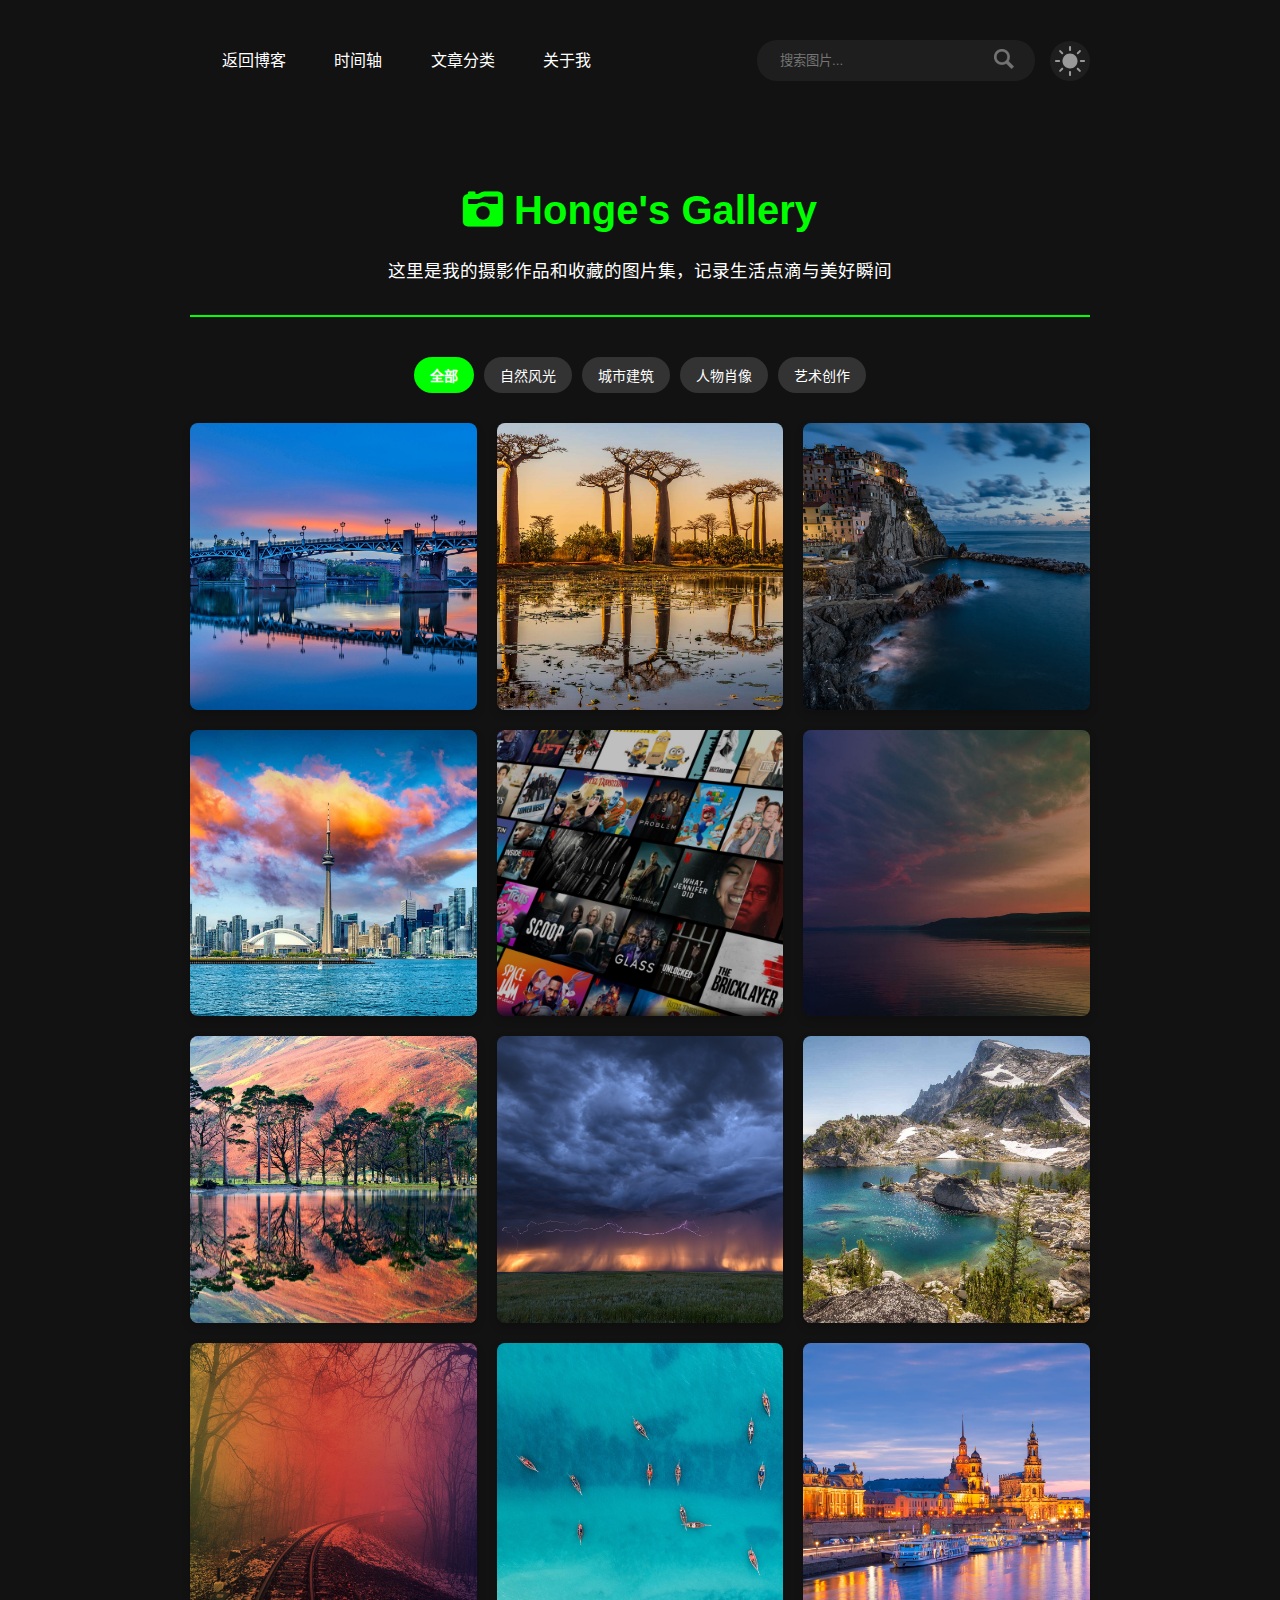
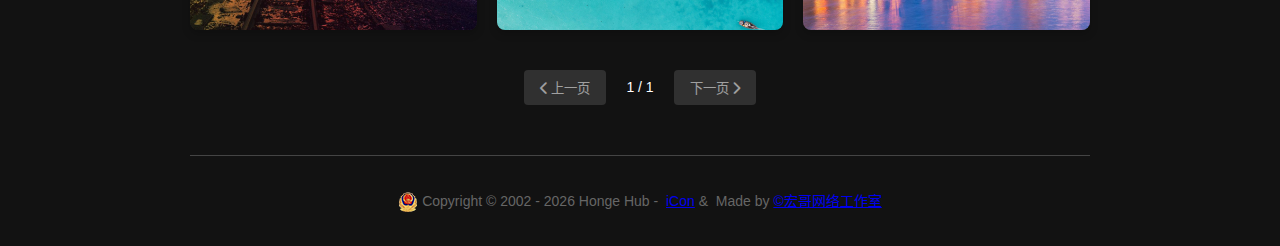
<file: gallery.html>
<!DOCTYPE html>
<html lang="zh-CN" data-theme="dark">
<head>
    <meta charset="UTF-8">
    <meta name="viewport" content="width=device-width, initial-scale=1.0">
    <title>Honge's Gallery | </title>
    <link rel="icon" href="icon/icon.png">
    <link rel="stylesheet" href="css/style.css">
    <link rel="stylesheet" href="css/gallery.css">
    <link rel="stylesheet" href="https://cdnjs.cloudflare.com/ajax/libs/font-awesome/6.4.0/css/all.min.css">
</head>
<body>
    <div class="container">
        <!-- 顶部导航栏 (与主站一致) -->
        <div class="top-nav">
            <nav>
                <a href="index.html#home">返回博客</a>
                <a href="index.html#timeline">时间轴</a>
                <a href="index.html#categories">文章分类</a>
                <a href="index.html#about">关于我</a>
            </nav>
            <div class="top-nav-right">
                <div class="search-box">
                    <input type="text" placeholder="搜索图片..." id="gallery-search">
                    <button id="gallery-search-btn"><img src="icon/search-icon.png" alt="搜索"></button>
                </div>
                <button id="theme-toggle" class="theme-toggle">
                    <img src="icon/icon-dark.svg" alt="切换主题">
                </button>
            </div>
        </div>

        <!-- 相册头部 -->
        <header class="gallery-header">
            <h1><i class="fas fa-camera-retro"></i> Honge's Gallery</h1>
            <p class="gallery-description">这里是我的摄影作品和收藏的图片集，记录生活点滴与美好瞬间</p>
        </header>

        <!-- 相册主体 -->
        <main class="gallery-main">
            <!-- 分类筛选 -->
            <div class="gallery-filter">
                <button class="filter-btn active" data-filter="all">全部</button>
                <button class="filter-btn" data-filter="nature">自然风光</button>
                <button class="filter-btn" data-filter="city">城市建筑</button>
                <button class="filter-btn" data-filter="people">人物肖像</button>
                <button class="filter-btn" data-filter="art">艺术创作</button>
            </div>

            <!-- 图片网格 -->
            <div class="gallery-grid" id="gallery-grid">
                <!-- 图片将通过JavaScript动态加载 -->
                <div class="loading">加载中...</div>
            </div>

            <!-- 分页控制 -->
            <div class="gallery-pagination">
                <button id="prev-page" disabled><i class="fas fa-chevron-left"></i> 上一页</button>
                <span id="page-info">1 / 5</span>
                <button id="next-page">下一页 <i class="fas fa-chevron-right"></i></button>
            </div>
        </main>

        <!-- 图片预览模态框 -->
        <div class="gallery-modal" id="gallery-modal">
            <span class="close-modal">&times;</span>
            <img class="modal-content" id="modal-image">
            <div class="modal-caption">
                <h3 id="modal-title"></h3>
                <p id="modal-description"></p>
                <div class="modal-meta">
                    <span id="modal-date"></span>
                    <span id="modal-location"></span>
                    <span id="modal-tags"></span>
                </div>
                <div class="modal-actions">
                    <button id="download-btn"><i class="fas fa-download"></i> 下载</button>
                    <button id="share-btn"><i class="fas fa-share-alt"></i> 分享</button>
                </div>
            </div>
            <a class="modal-nav prev" id="prev-img">&#10094;</a>
            <a class="modal-nav next" id="next-img">&#10095;</a>
        </div>

        <footer>
            <p><img src="./icon/icp.png" alt="Logo" style="height: 20px; vertical-align: middle;">
            Copyright&nbsp;&copy;&nbsp;2002 - <span id="current-year">2025</span> Honge Hub - &nbsp;<a href="https://fontawesome.com/search?ip=classic&s=solid&o=r">iCon</a>&nbsp;&amp;&nbsp;
            Made&nbsp;by&nbsp;<a href="http://vske.top:81/" target="_blank">©宏哥网络工作室</a></p>
        </footer>
    </div>

    <!-- JavaScript 文件 -->
    <script src="js/theme.js"></script>
    <script src="js/gallery.js"></script>
</body>
</html>
</file>
<file: css/style.css>
/* 主题变量定义，使用CSS变量实现主题切换 */
:root {
    --primary-color: #00ff00;    /* 主色调，绿色 */
    --text-color: #ffffff;       /* 简介文本颜色， 白色*/
    --light-gray: #333333;       /* 类目背景， 浅灰色 */
    --medium-gray: #444444;      /* 中灰色 */
    --dark-gray: #666666;        /* 说明和时间， 深灰色 */
    --background-color: #121212; /* 主背景颜色， 黑色 */
    --card-bg: #1e1e1e;          /* 卡片背景颜色 */
    --border-color: #444444;     /* 边框颜色 */
    --hover-color: #3a3a3a;      /* 悬停颜色 */
}

/* 
 * 亮色主题变量覆盖
 * 当data-theme="light"时应用的样式
 */
[data-theme="light"] {
    --text-color: #333333;
    --light-gray: #f5f5f5;
    --medium-gray: #e0e0e0;
    --dark-gray: #757575;
    --background-color: #f0f0f0;
    --card-bg: #ffffff;
    --border-color: #d0d0d0;
    --hover-color: #f5f5f5;
}

/* 
 * 基础全局样式
 * 设置整个网站的基础样式
 */
body {
    /* 字体设置 - 使用系统默认字体栈 */
    font-family: -apple-system, BlinkMacSystemFont, "Segoe UI", Roboto, 
                 "Helvetica Neue", Arial, sans-serif;
    /* 行高 - 提高可读性 */
    line-height: 1.6;
    /* 文本颜色 - 使用变量 */
    color: var(--text-color);
    /* 背景颜色 - 使用变量 */
    background-color: var(--background-color);
    /* 边距重置 */
    margin: 0;
    padding: 0;
    /* 平滑的主题切换过渡效果 */
    transition: background-color var(--transition-time), 
                color var(--transition-time);			
}

/* 代码字体设置 */
code, pre {
    font-family: Consolas, Monaco, 'Andale Mono', monospace;
}


/* 
 * 容器样式
 * 主要内容区域的容器
 */
.container {
    /* 最大宽度 - 限制内容宽度 */
    max-width: 900px;
    /* 水平居中 */
    margin: 0 auto;
    /* 内边距 */
    padding: 20px;
}

/* ======================
   主题切换按钮
   ====================== */

/* 
 * 主题切换按钮基础样式
 */
.theme-toggle {
    /* 背景色 - 使用卡片背景色 */
    background: var(--card-bg);
    /* 去除边框 */
    border: none;
    /* 圆形按钮 */
    border-radius: 50%;
    /* 固定尺寸 */
    width: 40px;
    height: 40px;
    /* 鼠标指针样式 */
    cursor: pointer;
    /* 内部内容居中 */
    display: flex;
    align-items: center;
    justify-content: center;
    /* 阴影效果 */
    box-shadow: var(--box-shadow);
    /* 悬停动画 */
    transition: transform 0.2s;
}

/* 悬停效果 - 轻微放大 */
.theme-toggle:hover {
    transform: scale(1.1);
}

/* 按钮内图片样式 */
.theme-toggle img {
    width: 30px;
    height: 30px;
}

/* ======================
   顶部导航栏
   ====================== */

/* 
 * 顶部导航栏容器
 */
.top-nav {
    /* 弹性布局 - 水平排列 */
    display: flex;
    /* 内容两端对齐 */
    justify-content: space-between;
    /* 垂直居中 */
    align-items: center;
    /* 底部外边距 */
    margin-bottom: 40px;
    /* 顶部内边距 */
    padding-top: 20px;
    /* 元素间距 */
    gap: 20px;
}

/* 
 * 右侧功能区容器
 */
.top-nav-right {
    display: flex;
    align-items: center;
    gap: 15px;
}

/* 
 * 搜索框样式
 */
.search-box {
    display: flex;
    align-items: center;
    /* 背景色 */
    background: var(--card-bg);
    /* 圆角 */
    border-radius: 20px;
    /* 内边距 */
    padding: 5px 15px;
    /* 阴影 */
    box-shadow: var(--box-shadow);
}

/* 搜索输入框 */
.search-box input {
    padding: 8px;
    border: none;
    background: transparent;
    /* 去除轮廓线 */
    outline: none;
    /* 文本颜色 */
    color: var(--text-color);
    /* 固定宽度 */
    width: 200px;
}

/* 搜索按钮 */
.search-box button {
    background: none;
    border: none;
    cursor: pointer;
}

/* 搜索图标 */
.search-box button img {
    width: 20px;
    height: 20px;
    /* 半透明效果 */
    opacity: 0.7;
}

/* 
 * 导航链接样式
 */
nav a {
    /* 左边距 */
    margin-left: 20px;
    /* 去除下划线 */
    text-decoration: none;
    /* 文本颜色 */
    color: var(--text-color);
    /* 字体大小 */
    font-size: 16px;
    /* 颜色过渡效果 */
    transition: color 0.2s;
    /* 内边距 */
    padding: 8px 12px;
    /* 圆角 */
    border-radius: 4px;
}

/* 活动状态和悬停状态的导航链接 */
nav a.active, 
nav a:hover {
    /* 使用主色调 */
    color: var(--primary-color);
    /* 悬停背景色 */
    background: var(--hover-color);
}

/* ======================
   博主信息区域
   ====================== */

/* 
 * 博主信息头部容器
 */
.profile-header {
    /* 文本居中 */
    text-align: center;
    /* 底部外边距 */
    margin-bottom: 25px;
    /* 上下内边距 */
    padding: 25px 0;
}

/* 
 * 头像样式
 */
.avatar {
    /* 固定尺寸 */
    width: 250px;
    height: 250px;
    /* 圆形头像 */
    border-radius: 50%;
    /* 图片填充方式 */
    object-fit: cover;
    /* 底部外边距 */
    margin: 0 auto 20px;
    /* 阴影效果 */
    box-shadow: var(--box-shadow);
}

/* 博主名字标题 */
.profile-header h1 {
    font-size: 42px;
    margin: 0 0 15px;
    color: var(--text-color);
}

/* 
 * 简介文本样式
 */
.intro {
    /* 最大宽度限制 */
    max-width: 1000px;
    /* 水平居中 */
    margin: 0 auto;
    /* 圆角 */
    border-radius: var(--border-radius);
    /* 字体大小 */
    font-size: 17px;
    /* 行高 */
    line-height: 1.8;
    /* 阴影效果 */
    box-shadow: var(--box-shadow);
}

/* 绿色方块装饰元素 */
.green-square {
    color: var(--primary-color);
    font-size: 20px;
    /* 垂直对齐 */
    vertical-align: middle;
}

/* ======================
   通用区块样式
   ====================== */

/* 
 * 区块容器
 */
.section {
    /* 底部外边距 */
    margin-bottom: 50px;
}

/* 
 * 区块标题样式
 */
.section-title {
    /* 字体大小 */
    font-size: 28px;
    /* 使用主色调 */
    color: var(--primary-color);
    /* 底部外边距 */
    margin-bottom: 30px;
    /* 文本居中 */
    text-align: center;
    /* 底部内边距 */
    padding-bottom: 10px;
    /* 底部边框 */
    border-bottom: 2px solid var(--primary-color);
}

/* ======================
   文章列表样式
   ====================== */

/* 
 * 文章列表容器
 */
.posts-list {
    /* 弹性布局 - 垂直排列 */
    display: flex;
    flex-direction: column;
    /* 项目间距 */
    gap: 30px;
    /* 底部外边距 */
    margin-bottom: 40px;
}

/* 
 * 单个文章卡片
 */
.post {
    /* 弹性布局 - 水平排列 */
    display: flex;
    /* 内部元素间距 */
    gap: 25px;
    /* 背景色 */
    background-color: var(--card-bg);
    /* 圆角 */
    border-radius: var(--border-radius);
    /* 内边距 */
    padding: 20px;
    /* 阴影效果 */
    box-shadow: var(--box-shadow);
    /* 悬停动画 */
    transition: transform var(--transition-time);
    /* 鼠标指针样式 */
    cursor: pointer;
}

/* 文章悬停效果 - 上浮 */
.post:hover {
    transform: translateY(-5px);
}

/* 文章图片容器 */
.post-image-container {
    /* 固定宽度，不允许伸缩 */
    flex: 0 0 250px;
    /* 内部内容居中 */
    display: flex;
    align-items: center;
}

/* 文章图片 */
.post-image {
    /* 宽度100%填充容器 */
    width: 100%;
    /* 固定高度 */
    height: 180px;
    /* 图片填充方式 */
    object-fit: cover;
    /* 圆角 */
    border-radius: 8px;
}

/* 文章内容区域 */
.post-content {
    /* 占据剩余空间 */
    flex: 1;
    /* 防止内容溢出 */
    min-width: 0;
}

/* 只修改文章正文中的超链接高亮颜色 */
.post-content a {
    color: #ff00ff; /* 粉亮代码超链接 */
    text-decoration: underline;
}

.post-content a:hover {
    color: #ff00ff;
    text-decoration: none;
}

/* 已访问链接 */
.post-content a:visited {
    color: #ffff00; /* 蓝色表示已访问 */
}

.post-content a:visited:hover {
    color: #6600cc;
}

/* 文章内容中的图片 */
.post-content img {
    /* 最大宽度不超过父容器 */
    max-width: 100%;
    /* 高度自动调整保持比例 */
    height: auto;
    /* 图片居中显示 */
    display: block;
    margin: 20px auto;
    /* 圆角效果 */
    border-radius: 8px;
    /* 阴影效果 */
    box-shadow: var(--box-shadow);
    /* 平滑过渡效果 */
    transition: transform var(--transition-time);
}

/* 文章详情页中的图片 */
.post-detail .post-content img {
    /* 最大高度限制 */
    max-height: 500px;
    /* 保持宽高比 */
    object-fit: contain;
    /* 背景色用于透明图片 */
    background-color: var(--light-gray);
}

/* 图片悬停效果 */
.post-content img:hover,
.post-detail .post-content img:hover {
    /* 轻微放大效果 */
    transform: scale(1.02);
}

/* 图片说明文字 */
.post-content img + em,
.post-detail .post-content img + em {
    /* 块级元素 */
    display: block;
    /* 文本居中 */
    text-align: center;
    /* 字体样式 */
    font-size: 14px;
    color: var(--dark-gray);
    /* 上边距 */
    margin-top: -15px;
    margin-bottom: 25px;
    /* 字体样式 */
    font-style: normal;
}

/* 文章标题 */
.post h3 {
    font-size: 22px;
    color: var(--primary-color);
    margin: 0 0 15px;
}

/* 文章摘要 */
.post p {
    margin-bottom: 15px;
    font-size: 16px;
    line-height: 1.7;
    color: var(--text-color);
}

/* 文章元信息（日期、作者等） */
.post-meta {
    font-size: 14px;
    color: var(--dark-gray);
    margin: 15px 0 10px;
}

/* 标签容器 */
.post-tags {
    display: flex;
    /* 允许换行 */
    flex-wrap: wrap;
    /* 标签间距 */
    gap: 8px;
    margin-top: 15px;
}

/* 单个标签样式 */
.tag {
    /* 背景色 */
    background-color: var(--light-gray);
    /* 文本颜色 */
    color: var(--text-color);
    /* 内边距 */
    padding: 5px 12px;
    /* 圆角 */
    border-radius: 15px;
    font-size: 13px;
    /* 背景色过渡效果 */
    transition: background-color 0.2s;
}

/* 标签悬停效果 */
.tag:hover {
    background-color: var(--primary-color);
    color: white;
}

/* ======================
   分类列表样式
   ====================== */

/* 
 * 分类列表容器
 * 使用网格布局
 */
.categories-list {
    display: grid;
    /* 自动填充，最小300px，最大1fr */
    grid-template-columns: repeat(auto-fill, minmax(300px, 1fr));
    /* 网格间距 */
    gap: 30px;
    margin-top: 30px;
}

/* 
 * 分类卡片
 */
.category-card {
    /* 背景色 */
    background-color: var(--card-bg);
    /* 圆角 */
    border-radius: var(--border-radius);
    /* 内边距 */
    padding: 25px;
    /* 阴影效果 */
    box-shadow: var(--box-shadow);
    /* 悬停动画 */
    transition: transform var(--transition-time);
    /* 鼠标指针样式 */
    cursor: pointer;
    /* 文本居中 */
    text-align: center;
}

/* 分类卡片悬停效果 */
.category-card:hover {
    transform: translateY(-5px);
    background-color: var(--hover-color);
}

/* 
 * 分类图标样式
 */
.category-icon {
    /* 行内块元素 */
    display: inline-block;
    /* 固定尺寸 */
    width: 60px;
    height: 60px;
    /* 圆形 */
    border-radius: 50%;
    /* 背景色 */
    background-color: var(--light-gray);
    /* 内部内容居中 */
    display: flex;
    align-items: center;
    justify-content: center;
    /* 底部外边距 */
    margin-bottom: 15px;
    /* 背景色过渡效果 */
    transition: background-color var(--transition-time);
}

/* 分类卡片悬停时的图标效果 */
.category-card:hover .category-icon {
    background-color: var(--hover-color);
}

/* 分类图标内的图标 */
.category-icon i {
    font-size: 28px;
    color: white;
}

/* 分类标题 */
.category-card h3 {
    color: var(--primary-color);
    margin-bottom: 10px;
    font-size: 20px;
}

/* 分类描述 */
.category-card p {
    color: var(--dark-gray);
    margin: 0;
    font-size: 14px;
}

/* ======================
   关于我区域样式
   ====================== */

/* 
 * 关于我内容容器
 */
.about-content {
    /* 弹性布局 - 水平排列 */
    display: flex;
    align-items: center;
    /* 内部元素间距 */
    gap: 40px;
    /* 背景色 */
    background-color: var(--card-bg);
    /* 圆角 */
    border-radius: var(--border-radius);
    /* 内边距 */
    padding: 30px;
    /* 阴影效果 */
    box-shadow: var(--box-shadow);
    margin-top: 30px;
}

/* 关于我头像 */
.about-avatar {
    width: 150px;
    height: 150px;
    border-radius: 50%;
    object-fit: cover;
    /* 绿色边框 */
    border: 4px solid var(--primary-color);
}

/* 关于我信息区域 */
.about-info {
    /* 占据剩余空间 */
    flex: 1;
}

/* 关于我标题 */
.about-info h3 {
    font-size: 24px;
    color: var(--primary-color);
    margin-top: 0;
    margin-bottom: 20px;
}

/* 关于我文本段落 */
.about-info p {
    margin-bottom: 15px;
    line-height: 1.7;
}

/* 社交链接容器 - 使用Flex布局排列多个社交链接 */
.social-links {
    display: flex; /* 启用Flex布局 */
    gap: 15px; /* 设置子元素之间的间距 */
    margin-top: 20px; /* 顶部外边距 */
    justify-content: center; /* 水平居中（可选） */
}

/* 单个社交链接基础样式 */
.social-link {
    color: var(--white-color, white); /* 文字颜色使用变量（回退到白色） */
    text-decoration: none; /* 移除下划线 */
    padding: 6px 15px; /* 内边距 */
    border-radius: 20px; /* 圆角边框（胶囊形状） */
    background-color: #008080; /* 背景色（蓝绿色） */
    transition: all 0.3s ease; /* 平滑过渡效果（所有属性） */
    
    /* 浮雕效果实现 */
    box-shadow: 
        0 2px 5px rgba(0,0,0,0.2), /* 底部阴影（深度效果） */
        inset 0 1px 1px rgba(255,255,255,0.3), /* 内阴影（顶部高光） */
        inset 0 -1px 1px rgba(0,0,0,0.2); /* 内阴影（底部暗部） */
    
    /* 文字阴影增强可读性 */
    text-shadow: 0 1px 1px rgba(0,0,0,0.3);
    
    /* 边框效果（可选） */
    border: 1px solid rgba(0,0,0,0.1);
    position: relative; /* 为可能的伪元素定位做准备 */
}

/* 社交链接悬停状态 */
.social-link:hover {
    background-color: #ff00ff; /* 悬停背景色 */
    color: white; /* 文字颜色 */
    transform: translateY(-2px); /* 轻微上浮效果 */
    box-shadow: 
        0 4px 8px rgba(0,0,0,0.2), /* 增强阴影 */
        inset 0 1px 1px rgba(255,255,255,0.4), /* 增强高光 */
        inset 0 -1px 1px rgba(0,0,0,0.1); /* 减弱底部暗部 */
}

/* 社交链接点击状态（激活效果） */
.social-link:active {
    transform: translateY(1px); /* 按下效果 */
    box-shadow: 
        0 1px 2px rgba(0,0,0,0.2), /* 减少阴影 */
        inset 0 1px 2px rgba(0,0,0,0.2); /* 内阴影模拟按下 */
}


/*=================================================
    图标样式社交风格
    联系方式区域样式
 ====================== */
.aboutinfo-contact {
    /* 四周15像素外边距 */
    margin: 15px;
    /* 添加以下属性实现居中对齐 */
    display: flex;
	justify-content: center;     /*当前是靠左，如要居中替换为 center; 靠右 flex-start;*/
    align-items: center;
    gap: 30px; /* 图标间距 */
}

.aboutinfo-contact a {
    /* 移除默认链接样式 */
    text-decoration: none;
    /* 过渡效果 */
    transition: transform 0.1s ease;
}

.aboutinfo-contact a:hover {
    /* 悬停时放大 */
    transform: scale(1.5);
}

/* 为每个图标设置不同颜色 */
.aboutinfo-contact a:nth-child(1) i { /* 首页 */
    color: #FF6B6B; /* 红色 */
}
.aboutinfo-contact a:nth-child(2) i { /* 文章专栏 */
    color: #4ECDC4; /* 青色 */
}
.aboutinfo-contact a:nth-child(3) i { /* 资源分享 */
    color: #45B7D1; /* 蓝色 */
}
.aboutinfo-contact a:nth-child(4) i { /* 点点滴滴 */
    color: #FFA07A; /* 橙色 */
}
.aboutinfo-contact a:nth-child(5) i { /* 首页 */
    color: #FF6B6B; /* 红色 */
}
.aboutinfo-contact a:nth-child(6) i { /* 文章专栏 */
    color: #4ECDC4; /* 青色 */
}
.aboutinfo-contact a:nth-child(7) i { /* 资源分享 */
    color: #45B7D1; /* 蓝色 */
}
.aboutinfo-contact a:nth-child(8) i { /* 点点滴滴 */
    color: #FFA07A; /* 橙色 */
}
.aboutinfo-contact a:nth-child(9) i { /* 首页 */
    color: #FF6B6B; /* 红色 */
}
.aboutinfo-contact a:nth-child(10) i { /* 文章专栏 */
    color: #4ECDC4; /* 青色 */
}



/* ======================
   文章详情页样式
   ====================== */

/* 
 * 文章详情容器
 */
.post-detail {
    /* 背景色 */
    background-color: var(--card-bg);
    /* 圆角 */
    border-radius: var(--border-radius);
    /* 内边距 */
    padding: 40px;
    /* 阴影效果 */
    box-shadow: var(--box-shadow);
    margin-bottom: 40px;
}

/* 文章标题 */
.post-detail h2 {
    font-size: 32px;
    color: var(--primary-color);
    margin: 0 0 25px;
    text-align: center;
}

/* 文章图片 */
.post-detail .post-image {
    width: 100%;
    max-height: 400px;
    object-fit: cover;
    border-radius: 8px;
    margin-bottom: 30px;
}

/* 文章元信息 */
.post-detail .post-meta {
    text-align: center;
    margin-bottom: 30px;
    font-size: 16px;
}

/* 文章内容 */
.post-detail .post-content {
    line-height: 1.8;
    font-size: 17px;
}

/* 文章段落 */
.post-detail .post-content p {
    margin-bottom: 25px;
}

/* 文章内标题 */
.post-detail .post-content h3 {
    color: var(--primary-color);
    margin: 30px 0 15px;
}

/* 行内代码 */
.post-detail .post-content code {
    background-color: var(--light-gray);
    padding: 2px 5px;
    border-radius: 3px;
    font-family: monospace;
}

/* 代码块 */
.post-detail .post-content pre {
    background-color: var(--light-gray);
    padding: 15px;
    border-radius: 5px;
    overflow-x: auto;
    margin: 20px 0;
	white-space: pre-wrap; /* 让代码自动换行 */
    word-wrap: break-word; /* 长单词自动换行 */
    overflow-x: hidden; /* 取消水平滑动条 */
}

/* 返回链接 */
.back-link {
    display: inline-block;
    margin-top: 40px;
    color: var(--primary-color);
    text-decoration: none;
    font-weight: 500;
    font-size: 16px;
    padding: 10px 20px;
    border-radius: 5px;
    background-color: var(--light-gray);
    transition: background-color 0.2s;
}

/* 返回链接悬停效果 */
.back-link:hover {
    background-color: var(--primary-color);
    color: white;
}
/* ==============================================================================
   代码高亮相关样式
   ====================== */

/* 代码块容器 */
/* 代码块悬停时显示复制按钮 */
/* ======================
   常规代码块样式（自动换行）
   ====================== */

/* 代码块整体容器 */
.code-block-wrapper.normal-code-style {
    background-color: #333333; /* 浅灰色背景 */
    border-radius: 4px;
    margin: 16px 0;
    box-shadow: 0 1px 2px rgba(0,0,0,0.1);
    border: 1px solid #e0e0e0;
}

/* 代码头部样式 */
.code-block-wrapper.normal-code-style .code-header {
    background-color: #333333;/* 黑色背景 */
    padding: 6px 12px;
    display: flex;
    justify-content: space-between;
    align-items: center;
    border-bottom: 1px solid #e0e0e0;
}

/* 语言标签样式 */
.code-block-wrapper.normal-code-style .language-name {
    color: #ffffff;/* 白色字体 */
    font-size: 13px;
    font-family: -apple-system, BlinkMacSystemFont, "Segoe UI", sans-serif;
}

/* 代码内容区域 */
.code-block-wrapper.normal-code-style pre {
    margin: 0;
    padding: 12px;
    overflow: visible; /* 取消滚动条 */
    white-space: pre-wrap; /* 允许自动换行 */
    word-wrap: break-word;
    background-color: transparent;
}

/* 单行代码容器 */
.code-block-wrapper.normal-code-style .code-line {
    display: block;
    line-height: 1.5;
    font-family: Consolas, Monaco, 'Andale Mono', monospace;
    font-size: 14px;
    color: #333;
}

/* 复制按钮样式 */
.code-block-wrapper.normal-code-style .copy-button {
    background: #fff;
    border: 1px solid #d0d0d0;
    color: #555;
    padding: 2px 8px;
    border-radius: 3px;
    font-size: 12px;
    cursor: pointer;
    transition: all 0.2s;
}

.code-block-wrapper.normal-code-style .copy-button:hover {
    background: #e0e0e0;
}

/* 语法高亮颜色 */
.code-block-wrapper.normal-code-style .hljs-keyword { color: #0077aa; }
.code-block-wrapper.normal-code-style .hljs-string { color: #dd1144; }
.code-block-wrapper.normal-code-style .hljs-comment { color: #999988; }
.code-block-wrapper.normal-code-style .hljs-number { color: #009999; }

/* 复制成功提示 */
.copy-notification {
    position: fixed;
    bottom: 20px;
    left: 50%;
    transform: translateX(-50%);
    background-color: var(--primary-color);
    color: white;
    padding: 10px 20px;
    border-radius: 4px;
    box-shadow: 0 2px 10px rgba(0, 0, 0, 0.2);
    z-index: 1000;
    opacity: 0;
    transition: opacity 0.3s;
}

.copy-notification.show {
    opacity: 1;
}

/* 代码块样式 */
pre {
    margin: 0;
    padding: 16px;
    overflow-x: auto;
    font-family: 'Fira Code', 'Consolas', 'Monaco', 'Andale Mono', monospace;
    font-size: 14px;
    line-height: 1.5;
    tab-size: 4;
}

code {
    font-family: inherit;
}

/* 行号样式 */
.line-number {
    display: inline-block;
    width: 2em;
    padding-right: 1em;
    margin-right: 1em;
    color: var(--dark-gray);
    text-align: right;
    user-select: none;
    border-right: 1px solid var(--border-color);
}

/* 表格样式 */
table {
    width: 100%;
    border-collapse: collapse;
    margin: 20px 0;
    background-color: var(--card-bg);
}

table th, table td {
    padding: 12px 15px;
    border: 1px solid var(--border-color);
    text-align: left;
}

table th {
    background-color: var(--light-gray);
    font-weight: bold;
}

/* 错误消息样式 */
.error-message {
    text-align: center;
    padding: 40px;
    background-color: var(--card-bg);
    border-radius: 8px;
    box-shadow: var(--box-shadow);
}

.error-message i {
    font-size: 48px;
    color: #ff6b6b;
    margin-bottom: 20px;
}

.error-message p {
    font-size: 18px;
    margin-bottom: 20px;
}


/* =============================================================================
   页脚样式
   ====================== */

footer {
    margin-top: 50px;
    text-align: center;
    font-size: 14px;
    color: var(--dark-gray);
    padding-top: 20px;
    border-top: 1px solid var(--border-color);
}

/* ======================
   加载和错误状态
   ====================== */

/* 加载状态 */
.loading {
    text-align: center;
    padding: 50px;
    color: var(--dark-gray);
    font-size: 18px;
}

/* 错误状态 */
.error {
    color: #ff6b6b;
    padding: 30px;
    text-align: center;
    font-size: 16px;
    background-color: var(--card-bg);
    border-radius: 8px;
    box-shadow: 0 2px 10px rgba(0,0,0,0.1);
}

/* 时间轴整体容器样式 */
.timeline {
    position: relative;  /* 相对定位，作为子元素的定位基准 */
    max-width: 1200px;   /* 最大宽度限制 */
    margin: 0 auto;      /* 水平居中 */
}

/* 时间轴中间的竖线（伪元素实现） */
.timeline::after {
    content: '';         /* 必须内容属性 */
    position: absolute;  /* 绝对定位 */
    width: 10px;          /* 竖线宽度 */
    background-color: var(--primary-color);  /* 使用主题色 */
    top: 0;              /* 从顶部开始 */
    bottom: 0;           /* 延伸到底部 */
    left: 50%;           /* 水平居中 */
    margin-left: -2px;   /* 向左微调实现精确居中 */
}

/* 年份标题样式 */
.timeline-year {
    text-align: center;  /* 文字居中 */
    font-size: 24px;     /* 字号 */
    color: var(--primary-color);  /* 使用主题色 */
    margin: 20px 0;      /* 上下外边距 */
    position: relative;  /* 相对定位 */
    z-index: 2;          /* 层叠顺序高于时间轴 */
}

/* 单个时间轴项目样式 */
.timeline-item {
    padding: 10px 40px;  /* 内边距 */
    position: relative;  /* 相对定位 */
    width: 50%;         /* 宽度占一半 */
    margin-bottom: 20px; /* 底部外边距 */
}

/* 时间轴项目的小圆点标记（伪元素实现） */
.timeline-item::after {
    content: '';         /* 必须内容属性 */
    position: absolute;  /* 绝对定位 */
    width: 20px;         /* 圆点宽度 */
    height: 20px;        /* 圆点高度 */
    background-color: var(--background-color);  /* 背景色 */
    border: 4px solid var(--primary-color);  /* 边框使用主题色 */
    top: 15px;           /* 垂直位置 */
    border-radius: 50%;  /* 圆形 */
    z-index: 1;          /* 层叠顺序 */
}

/* 左侧时间轴项目 */
.left {
    left: -8%;             /* 靠左对齐 */
}

/* 右侧时间轴项目 */
.right {
    left: 50%;           /* 靠右对齐 */
}

/* 右侧项目的小圆点位置调整 */
.right::after {
    left: -10px;         /* 向左偏移 */
}

/* 左侧项目的小圆点位置调整 */
.left::after {
    right: -10px;        /* 向右偏移 */
}

/* 时间轴内容区域样式 */
.timeline-content {
    padding: 20px 30px;  /* 内边距 */
    background-color: var(--card-bg);  /* 卡片背景色 */
    position: relative;  /* 相对定位 */
    border-radius: 10px; /* 圆角 */
    box-shadow: 0 4px 15px rgba(0,0,0,0.1);  /* 阴影效果 */
}

/* 内容标题样式 */
.timeline-content h3 {
    color: var(--primary-color);  /* 使用主题色 */
    margin-top: 0;        /* 去除默认上边距 */
    margin-bottom: 10px;  /* 下边距 */
}

/* "阅读更多"链接样式 */
.read-more {
    display: inline-block;  /* 行内块元素 */
    margin-top: 15px;      /* 上边距 */
    color: var(--primary-color);  /* 文字颜色 */
    text-decoration: none;  /* 去除下划线 */
    padding: 5px 10px;     /* 内边距 */
    border-radius: 5px;   /* 小圆角 */
    background-color: var(--light-gray);  /* 浅灰色背景 */
    transition: background-color 0.2s;  /* 颜色过渡动画 */
    font-size: 14px;      /* 字号 */
}

/* "阅读更多"悬停效果 */
.read-more:hover {
    background-color: var(--primary-color);  /* 背景变为主题色 */
    color: white;         /* 文字变白 */
}

/* ======================
   资源下载特殊样式
   ====================== */
/* 资源下载类目特殊样式 */
.category-card[onclick*="downloads"] {
    animation: pulse 2s infinite;  /* 脉冲动画效果 */
    border: 2px solid #D32F2F;  /* 红色边框 */
}

/* 脉冲动画关键帧 */
@keyframes pulse {
    0% { transform: scale(1); }
    50% { transform: scale(1.03); }
    100% { transform: scale(1); }
}

/* NEW标签样式 */
.new-badge {
    /* 绝对定位 */
    position: absolute;
    /* 定位到右上角 */
    top: -10px;
    right: -10px;
    /* 橙色背景 */
    background-color: #ff5722;
    /* 白色文字 */
    color: white;
    /* 内边距 */
    padding: 3px 8px;
    /* 圆角 */
    border-radius: 10px;
    font-size: 12px;
    font-weight: bold;
}

/* 下载提示样式 */
.downloads-notice {
    margin-top: 10px;
    padding: 8px;
    /* 半透明红色背景 */
    background-color: rgba(211, 47, 47, 0.1);
    border-radius: 5px;
    font-size: 14px;
    color: #D32F2F;
}

/* 文章中的下载标记 */
.download-badge {
    display: inline-block;
    /* 红色背景 */
    background-color: #D32F2F;
    color: white;
    padding: 2px 8px;
    border-radius: 10px;
    font-size: 12px;
}

/* 文章详情页的下载提示 */
.download-notice {
    /* 浅红色背景 */
    background-color: rgba(211, 47, 47, 0.1);
    padding: 15px;
    border-radius: 8px;
    margin-bottom: 20px;
    /* 左侧红色边框 */
    border-left: 4px solid #D32F2F;
}
/* 
 * 下载按钮样式 - 用于资源下载链接
 * 设计为绿色按钮，提供明显的下载操作入口
 */
.download-button {
    /* 设置为行内块元素，保持按钮特性同时可以设置尺寸 */
    display: inline-block;
    /* 左侧外边距，与相邻元素保持距离 */
    margin-left: 10px;
    /* 内边距，控制按钮大小 */
    padding: 5px 12px;
    /* 背景色 - 使用绿色表示可执行操作 */
    background-color: #ff00ff;
    /* 文字颜色 - 白色保证对比度 */
    color: white;
    /* 圆角边框，现代UI设计风格 */
    border-radius: 4px;
    /* 去除下划线（作为链接时的默认样式） */
    text-decoration: none;
    /* 字体大小适中 */
    font-size: 14px;
    /* 背景色过渡动画，提升交互体验 */
    transition: background-color 0.3s;
}

/* 鼠标悬停状态 - 提供视觉反馈 */
.download-button:hover {
    /* 加深背景色，表示可交互状态 */
    background-color: #45a049;
}

/* 按钮内图标样式 */
.download-button i {
    /* 图标与文字间距 */
    margin-right: 5px;
}

/* 
 * 下载通知区域 - 用于文章详情页顶部的下载提示
 * 设计为浅色背景加左侧强调条，突出但不喧宾夺主
 */
.download-notice {
    /* 浅灰色背景，与内容区区分 */
    background-color: #333333;
    /* 内边距保证内容呼吸空间 */
    padding: 10px 15px;
    /* 左侧绿色边框作为视觉强调 */
    border-left: 4px solid #4CAF50;
    /* 底部外边距，与后续内容保持距离 */
    margin-bottom: 20px;
    /* 弹性布局，便于内部元素对齐 */
    display: flex;
    /* 垂直居中对齐内部元素 */
    align-items: center;
}

/* 通知区域内的图标样式 */
.download-notice i {
    /* 图标与文字间距 */
    margin-right: 10px;
    /* 使用与按钮一致的绿色保持设计统一 */
    color: #4CAF50;
}

/* 
 * 下载徽章 - 标记可下载资源
 * 设计为小标签样式，用于标题旁标识
 */
.download-badge {
    /* 绿色背景与整体设计语言一致 */
    background-color: #4CAF50;
    /* 白色文字保证可读性 */
    color: white;
    /* 内边距控制标签大小 */
    padding: 2px 8px;
    /* 大圆角实现胶囊形状 */
    border-radius: 12px;
    /* 较小字体，作为辅助标识 */
    font-size: 12px;
    /* 左侧外边距，与标题保持距离 */
    margin-left: 10px;
    /* 垂直对齐方式，确保与标题文字对齐 */
    vertical-align: middle;
}

/* ======================
   社交按钮样式
   ====================== */

/* 按钮容器：水平排列，允许换行 */
.social-buttons {
    display: flex;
    /* 水平居中 */
    justify-content: center;
    /* 小屏幕时允许换行 */
    flex-wrap: wrap;
    /* 按钮间距 */
    gap: 12px;
    margin-top: 20px;
    padding: 15px 0;
}

/* 基础按钮样式 */
.social-button {
    /* 保持内容水平排列 */
    display: inline-flex;
    align-items: center;
    padding: 3px 5px;
    /* 胶囊形状，默认20 */
    border-radius: 5px;
    /* 覆盖链接颜色 */
    color: white !important;
    /* 去除下划线 */
    text-decoration: none;
    font-size: 14px;
    /* 平滑过渡效果 */
    transition: all 0.3s ease;
    /* 阴影 */
    box-shadow: 0 2px 5px rgba(0,0,0,0.1);
}

/* 按钮图标样式 */
.social-button i {
    /* 图标与文字间距 */
    margin-right: 8px;
    font-size: 16px;
}

/* 悬停效果 */
.social-button:hover {
    /* 轻微上浮 */
    transform: translateY(-3px);
    /* 增强阴影 */
    box-shadow: 0 5px 15px rgba(0,0,0,0.2);
    /* 轻微透明 */
    opacity: 0.9;
}

/* 各平台品牌色 */
.github { background-color: #333; }
.twitter { background-color: #6B8E23; }
.mastodon { background-color: #6364FF; }
.telegram { background-color: #0088CC; }
.email { background-color: #EA4335; }
.qq { background-color: #DAA520; }
.x { background-color: #9400D3; }

/* ==================================================================================
   留言板样式
   ====================== */

/* 留言板整体容器样式 - 设置顶部外边距避免与导航栏重叠 */
.guestbook-wrapper {
    margin-top: 60px; /* 根据导航栏高度调整 */
}

/* 分隔线样式 - 用于视觉上分隔不同内容区块 */
.section-divider {
    position: relative; /* 为内部绝对定位元素提供参照 */
    margin: 50px 0; /* 上下留白 */
    text-align: center; /* 文本居中 */
    border-bottom: 2px solid var(--border-color); /* 使用CSS变量定义颜色便于主题切换 */
}

/* 分隔线中的文本样式 - 通过背景色覆盖下方边框形成视觉中断效果 */
.section-divider span {
    position: relative; /* 相对定位调整位置 */
    top: 12px; /* 向下偏移覆盖部分边框 */
    background-color: var(--background-color); /* 与页面背景一致 */
    padding: 0 25px; /* 左右内边距创建空间 */
    color: var(--primary-color); /* 强调色 */
    font-size: 1.2rem; /* 稍大的字号 */
}

/* 分隔线图标样式 */
.section-divider i {
    margin-right: 10px; /* 图标与文字间距 */
}

/* 留言板主容器布局 - 使用Flexbox实现响应式双栏布局 */
.guestbook-container {
    display: flex; /* 启用Flex布局 */
    gap: 30px; /* 列间距 */
    max-width: 1200px; /* 最大宽度限制 */
    margin: 0 auto; /* 水平居中 */
}

/* 左侧表单区域样式 */
.guestbook-form-container {
    flex: 1; /* 弹性填充可用空间 */
    background-color: var(--card-bg); /* 卡片背景色 */
    border-radius: var(--border-radius); /* 圆角大小 */
    padding: 30px; /* 内边距 */
    box-shadow: var(--box-shadow); /* 阴影效果 */
}

/* 表单标题样式 */
.guestbook-form h3 {
    color: var(--primary-color); /* 主色调 */
    margin-top: 0; /* 移除默认上边距 */
    margin-bottom: 25px; /* 下边距 */
    text-align: center; /* 居中显示 */
}

/* 表单标题图标样式 */
.guestbook-form h3 i {
    margin-right: 10px; /* 图标与文字间距 */
}

/* 右侧留言展示区域 */
.guestbook-display {
    flex: 1; /* 与表单等宽 */
    background-color: var(--card-bg); /* 统一卡片背景 */
    border-radius: var(--border-radius); /* 圆角 */
    box-shadow: var(--box-shadow); /* 阴影 */
    overflow: hidden; /* 隐藏溢出内容 */
}

/* 展示区头部样式 */
.display-header {
    background-color: #333333; /* 最新留言背景颜色 */
    color: white; /* 白色文字 */
    padding: 15px 25px; /* 内边距 */
    display: flex; /* Flex布局 */
    justify-content: space-between; /* 两端对齐 */
    align-items: center; /* 垂直居中 */
}

/* 头部标题样式 */
.display-header h3 {
    margin: 0; /* 移除默认边距 */
    font-size: 1.1rem; /* 适当字号 */
}

/* 头部标题图标样式 */
.display-header h3 i {
    margin-right: 10px; /* 图标与文字间距 */
}

/* 留言计数标签样式 */
.entry-count {
    background-color: rgba(255,255,255,0.2); /* 半透明白色背景 */
    padding: 3px 10px; /* 内边距 */
    border-radius: 20px; /* 胶囊形状 */
    font-size: 0.9rem; /* 较小字号 */
}

/* 留言条目容器 */
.entries-container {
    padding: 20px; /* 内边距 */
    max-height: 500px; /* 最大高度限制 */
    overflow-y: auto; /* 垂直滚动 */
}

/* 单个留言条目样式 */
.guestbook-entry {
    background-color: var(--light-gray); /* 浅灰色背景 */
    border-radius: 8px; /* 圆角 */
    padding: 18px; /* 内边距 */
    margin-bottom: 15px; /* 下边距分隔条目 */
    transition: transform 0.3s; /* 悬停动画效果 */
}

/* 悬停效果 - 轻微上浮 */
.guestbook-entry:hover {
    transform: translateY(-3px);
}

/* 留言头部布局 */
.entry-header {
    display: flex; /* Flex布局 */
    align-items: center; /* 垂直居中 */
    margin-bottom: 12px; /* 下边距 */
}

/* 用户头像样式 */
.entry-avatar {
    width: 46px; /* 固定宽度 */
    height: 46px; /* 固定高度 */
    border-radius: 50%; /* 圆形 */
    background-color: var(--primary-color); /* 主色调背景 */
    color: white; /* 白色文字 */
    display: flex; /* Flex布局居中内容 */
    align-items: center;
    justify-content: center;
    font-weight: bold; /* 粗体 */
    margin-right: 12px; /* 右外边距 */
    flex-shrink: 0; /* 防止压缩 */
}

/* 作者名称样式 */
.entry-author {
    font-weight: bold; /* 粗体 */
    color: var(--primary-color); /* 主色调 */
}

/* 留言日期样式 */
.entry-date {
    font-size: 0.8rem; /* 较小字号 */
    color: var(--dark-gray); /* 深灰色 */
    margin-left: 10px; /* 左外边距 */
}

/* 留言内容样式 */
.entry-content {
    line-height: 1.7; /* 行高增加可读性 */
    padding-left: 48px; /* 左内边距对齐头像 */
}

/* 表单输入元素通用样式 */
.guestbook-form input,
.guestbook-form textarea {
    width: 100%; /* 全宽 */
    padding: 12px; /* 内边距 */
    margin-bottom: 15px; /* 下边距 */
    border: 1px solid var(--border-color); /* 边框 */
    border-radius: 6px; /* 圆角 */
    background-color: var(--background-color); /* 背景色 */
    color: var(--text-color); /* 文字颜色 */
    font-size: 15px; /* 基础字号 */
}

/* 文本域特殊样式 */
.guestbook-form textarea {
    min-height: 150px; /* 最小高度 */
    resize: vertical; /* 仅允许垂直调整 */
}

/* 提交按钮样式 */
.submit-button {
    width: 100%; /* 全宽 */
    background-color: #333333; /* 提交留言背景颜色 */
    color: white; /* 白色文字 */
    border: none; /* 无边框 */
    padding: 12px; /* 内边距 */
    border-radius: 6px; /* 圆角 */
    cursor: pointer; /* 手型指针 */
    font-size: 15px; /* 字号 */
    transition: background-color 0.3s; /* 颜色过渡动画 */
}

/* 按钮悬停状态 */
.submit-button:hover {
    background-color: #1b5e20; /* 深绿色 */
}

/* 按钮图标样式 */
.submit-button i {
    margin-right: 8px; /* 图标与文字间距 */
}

/* 表单底部提示文字 */
.form-notice {
    font-size: 0.8rem; /* 较小字号 */
    color: var(--dark-gray); /* 深灰色 */
    margin-top: 15px; /* 上边距 */
    text-align: center; /* 居中显示 */
}


/* ======================
   留言板通知样式
   ====================== */
.alert {
    padding: 12px 15px;
    margin-bottom: 15px;
    border-radius: 6px;
    display: flex;
    align-items: center;
    gap: 10px;
    animation: fadeIn 0.3s ease;
}

.alert-success {
    background-color: rgba(46, 125, 50, 0.2);
    color: #2e7d32;
    border-left: 4px solid #2e7d32;
}

.alert-error {
    background-color: rgba(211, 47, 47, 0.2);
    color: #d32f2f;
    border-left: 4px solid #d32f2f;
}

.alert.fade-out {
    opacity: 0;
    transition: opacity 0.3s ease;
}

@keyframes fadeIn {
    from { opacity: 0; transform: translateY(-10px); }
    to { opacity: 1; transform: translateY(0); }
}

/* ======================
   无留言提示样式
   ====================== */
.no-entries {
    text-align: center;
    padding: 40px 20px;
    color: var(--dark-gray);
}

.no-entries i {
    font-size: 48px;
    margin-bottom: 15px;
    color: var(--medium-gray);
}

.no-entries p {
    font-size: 16px;
    margin: 0;
}
/* ======================
   响应式设计
   ====================== */

/* 中等屏幕适配 */
@media (max-width: 900px) {
    .guestbook-container {
        flex-direction: column;
    }
    
    .guestbook-form-container,
    .guestbook-display {
        width: 100%;
    }
    
    .entry-content {
        padding-left: 0;
    }
}

/* 响应式设计 - 移动端适配 */
/* 响应式设计，适配不同屏幕尺寸 */
@media (max-width: 768px) {
    .container {
        padding: 15px;
    }
    
    .top-nav {
        flex-direction: column;
        align-items: stretch;
        gap: 15px;
    }
    
    .top-nav-right {
        justify-content: space-between;
        width: 100%;
    }
    
    .search-box {
        flex-grow: 1;
    }
    
    .theme-toggle {
        width: 36px;
        height: 36px;
    }
    
    nav {
        display: flex;
        justify-content: space-around;
    }
    
    .categories-list {
        grid-template-columns: 1fr;
    }
    
    .about-content {
        flex-direction: column;
        text-align: center;
    }
    
    .post-detail {
        padding: 20px;
    }
    
    .post {
        flex-direction: column;
    }
    
    .post-image-container {
        flex: 0 0 auto;
    }
    
    .post-image {
        height: 200px;
    }
	.post-detail .post-content img {
        max-height: 400px;
    }

    
    /* 时间轴响应式调整 */
    .timeline::after {
        left: 31px;
    }
    
    .timeline-item {
        width: 100%;
        padding-left: 70px;
        padding-right: 25px;
    }
    
    .timeline-item::after {
        left: 18px;
    }
    
    .right {
        left: 0;
    }
 /* 资源下载卡片在移动端的特殊样式 */
    .category-card[onclick*="downloads"] {
        /* 移动端取消动画 */
        animation: none;
        border-width: 1px;
    }
    
    .downloads-notice {
        font-size: 12px;
    }
    
    .social-buttons {
        gap: 8px;
    }
    
    .social-button {
        padding: 6px 12px;
        font-size: 13px;
    }
    
    .form-row {
        flex-direction: column;
        gap: 15px;
    }
    
    /* 响应式留言板 */   
    .guestbook-container {
        padding: 0;
    }
    
    .form-row {
        flex-direction: column;
        gap: 15px;
    }
    
    .guestbook-form {
        padding: 20px;
    }
	.line-number {
        width: 2em;
    }
    /* 文章代码显示和复制按钮 */
    .code-block-wrapper.normal-code-style {
        border-radius: 0;
        margin-left: -10px;
        margin-right: -10px;
    }
    
    .code-block-wrapper.normal-code-style pre {
        padding: 10px;
    }	
	.code-header {
        opacity: 1;
        position: relative;
        right: auto;
        top: auto;
        display: flex;
        justify-content: space-between;
        background-color: var(--light-gray);
        padding: 6px 10px;
    }
	
    .copy-button {
        padding: 3px 8px;
        font-size: 11px;
    }
}

/* 小屏幕手机适配 */
@media (max-width: 480px) {
    .profile-header h1 {
        font-size: 28px;
    }
    
    .intro {
        padding: 15px;
        font-size: 16px;
    }
    
    .section-title {
        font-size: 24px;
    }
    
    .category-icon {
        width: 50px;
        height: 50px;
    }
    
    .category-icon i {
        font-size: 24px;
    }
	   .post-detail .post-content img {
        max-height: 300px;
    }
}
</file>
<file: css/gallery.css>
/* 相册页面专用样式 */

/* 相册头部样式 */
.gallery-header {
    text-align: center;
    margin-bottom: 40px;
    padding: 30px 0;
    border-bottom: 2px solid var(--primary-color);
}

.gallery-header h1 {
    font-size: 2.5rem;
    color: var(--primary-color);
    margin-bottom: 15px;
}

.gallery-header .gallery-description {
    font-size: 1.1rem;
    color: var(--text-color);
    max-width: 800px;
    margin: 0 auto;
    line-height: 1.6;
}

/* 相册筛选按钮 */
.gallery-filter {
    display: flex;
    justify-content: center;
    flex-wrap: wrap;
    gap: 10px;
    margin-bottom: 30px;
}

.filter-btn {
    padding: 8px 16px;
    border: none;
    border-radius: 20px;
    background-color: var(--light-gray);
    color: var(--text-color);
    cursor: pointer;
    transition: all 0.3s ease;
    font-size: 14px;
}

.filter-btn:hover {
    background-color: var(--primary-color);
    color: white;
}

.filter-btn.active {
    background-color: var(--primary-color);
    color: white;
    font-weight: bold;
}

/* 图片网格布局 */
.gallery-grid {
    display: grid;
    grid-template-columns: repeat(auto-fill, minmax(250px, 1fr));
    gap: 20px;
    margin-bottom: 40px;
}

.gallery-item {
    position: relative;
    border-radius: 8px;
    overflow: hidden;
    box-shadow: 0 4px 8px rgba(0, 0, 0, 0.2);
    transition: transform 0.3s ease;
    aspect-ratio: 1 / 1;
    background-color: var(--card-bg);
}

.gallery-item:hover {
    transform: translateY(-5px);
    box-shadow: 0 6px 12px rgba(0, 0, 0, 0.3);
}

.gallery-img {
    width: 100%;
    height: 100%;
    object-fit: cover;
    transition: transform 0.5s ease;
}

.gallery-item:hover .gallery-img {
    transform: scale(1.05);
}

.gallery-caption {
    position: absolute;
    bottom: 0;
    left: 0;
    right: 0;
    padding: 15px;
    background: linear-gradient(to top, rgba(0, 0, 0, 0.8), transparent);
    color: white;
    transform: translateY(100%);
    transition: transform 0.3s ease;
}

.gallery-item:hover .gallery-caption {
    transform: translateY(0);
}

.gallery-caption h3 {
    margin: 0 0 5px 0;
    font-size: 16px;
}

.gallery-caption p {
    margin: 0;
    font-size: 14px;
    opacity: 0.8;
}

/* 分页控制 */
.gallery-pagination {
    display: flex;
    justify-content: center;
    align-items: center;
    gap: 20px;
    margin: 30px 0;
}

.gallery-pagination button {
    padding: 8px 16px;
    border: none;
    border-radius: 4px;
    background-color: var(--primary-color);
    color: white;
    cursor: pointer;
    transition: background-color 0.3s ease;
}

.gallery-pagination button:hover {
    background-color: var(--hover-color);
}

.gallery-pagination button:disabled {
    background-color: var(--medium-gray);
    cursor: not-allowed;
    opacity: 0.6;
}

#page-info {
    font-size: 14px;
    color: var(--text-color);
}

/* 图片预览模态框 */
.gallery-modal {
    display: none;
    position: fixed;
    z-index: 1000;
    left: 0;
    top: 0;
    width: 100%;
    height: 100%;
    background-color: rgba(0, 0, 0, 0.9);
    overflow: auto;
    animation: fadeIn 0.3s;
}

@keyframes fadeIn {
    from { opacity: 0; }
    to { opacity: 1; }
}

.modal-content {
    display: block;
    max-width: 80%;
    max-height: 80%;
    margin: 60px auto;
    border-radius: 8px;
    box-shadow: 0 0 20px rgba(0, 0, 0, 0.5);
}

.modal-caption {
    text-align: center;
    color: white;
    padding: 10px;
    max-width: 80%;
    margin: 0 auto 30px;
}

.modal-caption h3 {
    font-size: 24px;
    margin-bottom: 10px;
}

.modal-caption p {
    font-size: 16px;
    margin-bottom: 15px;
    line-height: 1.6;
}

.modal-meta {
    display: flex;
    justify-content: center;
    gap: 20px;
    font-size: 14px;
    color: #ccc;
    margin-bottom: 20px;
}

.modal-actions {
    display: flex;
    justify-content: center;
    gap: 15px;
}

.modal-actions button {
    padding: 8px 20px;
    border: none;
    border-radius: 4px;
    background-color: var(--primary-color);
    color: white;
    cursor: pointer;
    transition: background-color 0.3s;
    display: flex;
    align-items: center;
    gap: 8px;
}

.modal-actions button:hover {
    background-color: var(--hover-color);
}

.close-modal {
    position: absolute;
    top: 20px;
    right: 30px;
    color: white;
    font-size: 35px;
    font-weight: bold;
    cursor: pointer;
    transition: color 0.3s;
}

.close-modal:hover {
    color: var(--primary-color);
}

.modal-nav {
    position: absolute;
    top: 50%;
    width: auto;
    padding: 16px;
    margin-top: -22px;
    color: white;
    font-weight: bold;
    font-size: 24px;
    transition: 0.3s;
    border-radius: 0 3px 3px 0;
    user-select: none;
    cursor: pointer;
    background-color: rgba(0, 0, 0, 0.3);
}

.modal-nav:hover {
    background-color: rgba(0, 0, 0, 0.8);
    color: var(--primary-color);
}

.prev {
    left: 0;
    border-radius: 3px 0 0 3px;
}

.next {
    right: 0;
    border-radius: 0 3px 3px 0;
}

/* 响应式设计 */
@media (max-width: 768px) {
    .gallery-grid {
        grid-template-columns: repeat(auto-fill, minmax(180px, 1fr));
        gap: 15px;
    }
    
    .modal-content {
        max-width: 95%;
        max-height: 70%;
    }
    
    .modal-caption {
        max-width: 95%;
    }
    
    .modal-meta {
        flex-direction: column;
        gap: 5px;
    }
}

@media (max-width: 480px) {
    .gallery-grid {
        grid-template-columns: repeat(auto-fill, minmax(150px, 1fr));
        gap: 10px;
    }
    
    .gallery-header h1 {
        font-size: 2rem;
    }
    
    .gallery-filter {
        gap: 5px;
    }
    
    .filter-btn {
        padding: 6px 12px;
        font-size: 12px;
    }
}
</file>
